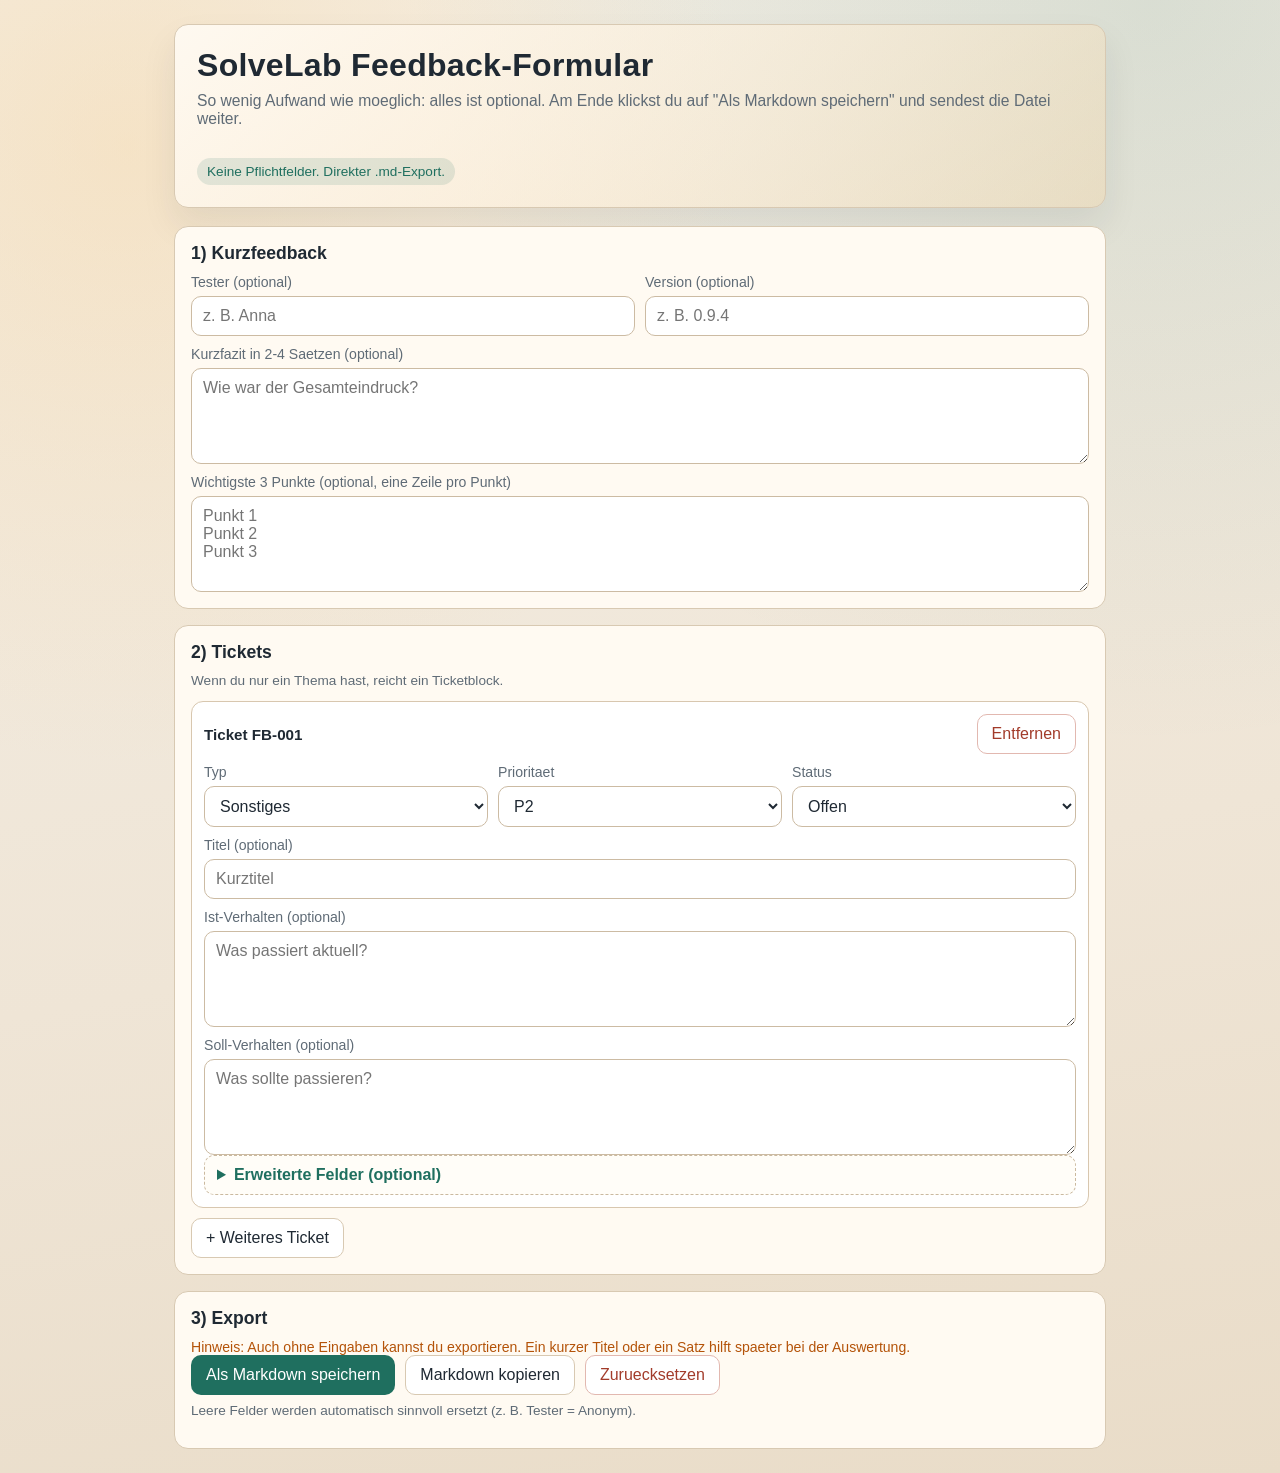
<file: Feedback/index.html>
<!doctype html>
<html lang="de">
  <head>
    <meta charset="UTF-8" />
    <meta name="viewport" content="width=device-width, initial-scale=1.0" />
    <title>SolveLab Feedback-Formular</title>
    <style>
      :root {
        --bg: #f4efe6;
        --bg-accent: #f7d6a3;
        --paper: #fffaf2;
        --ink: #1f2933;
        --muted: #5f6b76;
        --line: #d8c9b2;
        --brand: #1f6f5f;
        --brand-2: #a23b2a;
        --warn: #b45309;
        --ok: #166534;
        --radius: 14px;
      }

      * {
        box-sizing: border-box;
      }

      body {
        margin: 0;
        font-family: "Avenir Next", "Gill Sans", "Trebuchet MS", sans-serif;
        color: var(--ink);
        background:
          radial-gradient(circle at 10% 10%, rgba(247, 214, 163, 0.45), transparent 35%),
          radial-gradient(circle at 90% 0%, rgba(31, 111, 95, 0.12), transparent 40%),
          linear-gradient(170deg, var(--bg), #efe5d6 60%, #e9dcc8);
      }

      .wrap {
        max-width: 980px;
        margin: 0 auto;
        padding: 24px;
      }

      .hero {
        border: 1px solid var(--line);
        border-radius: var(--radius);
        background: linear-gradient(135deg, rgba(255, 250, 242, 0.95), rgba(247, 214, 163, 0.35));
        padding: 22px;
        box-shadow: 0 18px 35px rgba(31, 41, 51, 0.08);
      }

      h1 {
        margin: 0;
        font-size: clamp(1.5rem, 2.5vw, 2.3rem);
        letter-spacing: 0.01em;
      }

      .subtitle {
        margin-top: 8px;
        color: var(--muted);
        font-size: 0.98rem;
      }

      .pill {
        display: inline-block;
        margin-top: 14px;
        padding: 6px 10px;
        border-radius: 999px;
        background: rgba(31, 111, 95, 0.12);
        color: var(--brand);
        font-size: 0.85rem;
      }

      form {
        margin-top: 18px;
        display: grid;
        gap: 16px;
      }

      .card {
        border: 1px solid var(--line);
        border-radius: var(--radius);
        background: var(--paper);
        padding: 16px;
      }

      .card h2 {
        margin: 0 0 10px;
        font-size: 1.1rem;
      }

      .row {
        display: grid;
        gap: 10px;
        grid-template-columns: repeat(12, 1fr);
      }

      .field {
        display: grid;
        gap: 6px;
      }

      .field label {
        font-size: 0.88rem;
        color: var(--muted);
      }

      .col-12 { grid-column: span 12; }
      .col-6 { grid-column: span 6; }
      .col-4 { grid-column: span 4; }
      .col-3 { grid-column: span 3; }

      input,
      textarea,
      select {
        width: 100%;
        border: 1px solid #ccbba3;
        border-radius: 10px;
        padding: 10px 11px;
        font: inherit;
        color: inherit;
        background: #fff;
      }

      textarea {
        min-height: 96px;
        resize: vertical;
      }

      details {
        border: 1px dashed #cab99f;
        border-radius: 10px;
        padding: 10px 12px;
        background: #fffdf8;
      }

      details summary {
        cursor: pointer;
        color: var(--brand);
        font-weight: 600;
      }

      .ticket {
        border: 1px solid #d8c7af;
        border-radius: 12px;
        padding: 12px;
        background: #fff;
        margin-top: 10px;
      }

      .ticket .head {
        display: flex;
        justify-content: space-between;
        align-items: center;
        gap: 8px;
        margin-bottom: 10px;
      }

      .ticket .head strong {
        font-size: 0.95rem;
      }

      .btn-row {
        display: flex;
        flex-wrap: wrap;
        gap: 10px;
      }

      button {
        border: 1px solid transparent;
        border-radius: 10px;
        padding: 10px 14px;
        font: inherit;
        cursor: pointer;
      }

      .btn-primary {
        background: var(--brand);
        color: #fff;
      }

      .btn-secondary {
        background: #fff;
        border-color: var(--line);
        color: var(--ink);
      }

      .btn-danger {
        background: #fff;
        border-color: #e2b8b0;
        color: var(--brand-2);
      }

      .hint {
        margin: 0;
        font-size: 0.88rem;
        color: var(--warn);
      }

      .status {
        margin: 0;
        font-size: 0.88rem;
        color: var(--ok);
      }

      .footer-note {
        margin-top: 8px;
        font-size: 0.85rem;
        color: var(--muted);
      }

      @media (max-width: 760px) {
        .col-6,
        .col-4,
        .col-3 {
          grid-column: span 12;
        }
      }
    </style>
  </head>
  <body>
    <main class="wrap">
      <section class="hero">
        <h1>SolveLab Feedback-Formular</h1>
        <p class="subtitle">
          So wenig Aufwand wie moeglich: alles ist optional. Am Ende klickst du auf
          "Als Markdown speichern" und sendest die Datei weiter.
        </p>
        <span class="pill">Keine Pflichtfelder. Direkter .md-Export.</span>
      </section>

      <form id="feedbackForm">
        <section class="card">
          <h2>1) Kurzfeedback</h2>
          <div class="row">
            <div class="field col-6">
              <label for="tester">Tester (optional)</label>
              <input id="tester" name="tester" placeholder="z. B. Anna" />
            </div>
            <div class="field col-6">
              <label for="version">Version (optional)</label>
              <input id="version" name="version" placeholder="z. B. 0.9.4" />
            </div>
            <div class="field col-12">
              <label for="summary">Kurzfazit in 2-4 Saetzen (optional)</label>
              <textarea id="summary" name="summary" placeholder="Wie war der Gesamteindruck?"></textarea>
            </div>
            <div class="field col-12">
              <label for="top3">Wichtigste 3 Punkte (optional, eine Zeile pro Punkt)</label>
              <textarea id="top3" name="top3" placeholder="Punkt 1&#10;Punkt 2&#10;Punkt 3"></textarea>
            </div>
          </div>
        </section>

        <section class="card">
          <h2>2) Tickets</h2>
          <p class="footer-note">Wenn du nur ein Thema hast, reicht ein Ticketblock.</p>
          <div id="tickets"></div>
          <div class="btn-row" style="margin-top: 10px">
            <button type="button" id="addTicket" class="btn-secondary">+ Weiteres Ticket</button>
          </div>
        </section>

        <section class="card">
          <h2>3) Export</h2>
          <p id="softHint" class="hint" aria-live="polite"></p>
          <p id="status" class="status" aria-live="polite"></p>
          <div class="btn-row">
            <button type="button" id="downloadMd" class="btn-primary">Als Markdown speichern</button>
            <button type="button" id="copyMd" class="btn-secondary">Markdown kopieren</button>
            <button type="reset" class="btn-danger">Zuruecksetzen</button>
          </div>
          <p class="footer-note">
            Leere Felder werden automatisch sinnvoll ersetzt (z. B. Tester = Anonym).
          </p>
        </section>
      </form>
    </main>

    <template id="ticketTemplate">
      <article class="ticket" data-ticket>
        <div class="head">
          <strong>Ticket <span data-ticket-label></span></strong>
          <button type="button" class="btn-danger" data-remove-ticket>Entfernen</button>
        </div>

        <div class="row">
          <div class="field col-4">
            <label>Typ</label>
            <select data-field="type">
              <option>Bug</option>
              <option>UX</option>
              <option>Inhalt</option>
              <option>Feature</option>
              <option>Technik</option>
              <option selected>Sonstiges</option>
            </select>
          </div>

          <div class="field col-4">
            <label>Prioritaet</label>
            <select data-field="priority">
              <option>P0</option>
              <option>P1</option>
              <option selected>P2</option>
              <option>P3</option>
            </select>
          </div>

          <div class="field col-4">
            <label>Status</label>
            <select data-field="status">
              <option selected>Offen</option>
              <option>In Pruefung</option>
              <option>Erledigt</option>
            </select>
          </div>

          <div class="field col-12">
            <label>Titel (optional)</label>
            <input data-field="title" placeholder="Kurztitel" />
          </div>

          <div class="field col-12">
            <label>Ist-Verhalten (optional)</label>
            <textarea data-field="actual" placeholder="Was passiert aktuell?"></textarea>
          </div>

          <div class="field col-12">
            <label>Soll-Verhalten (optional)</label>
            <textarea data-field="expected" placeholder="Was sollte passieren?"></textarea>
          </div>
        </div>

        <details>
          <summary>Erweiterte Felder (optional)</summary>
          <div class="row" style="margin-top: 10px">
            <div class="field col-6">
              <label>Bereich</label>
              <input data-field="area" placeholder="z. B. Algebra, Export" />
            </div>
            <div class="field col-6">
              <label>Haeufigkeit</label>
              <select data-field="frequency">
                <option selected>Einmalig</option>
                <option>Selten</option>
                <option>Oft</option>
                <option>Immer</option>
              </select>
            </div>
            <div class="field col-12">
              <label>Schritte zur Reproduktion (eine Zeile je Schritt)</label>
              <textarea data-field="steps" placeholder="App starten&#10;Aktion ausfuehren&#10;Ergebnis sehen"></textarea>
            </div>
            <div class="field col-4">
              <label>Nutzerwirkung</label>
              <input data-field="impactUser" />
            </div>
            <div class="field col-4">
              <label>Risiko</label>
              <input data-field="impactRisk" />
            </div>
            <div class="field col-4">
              <label>Zielgruppe</label>
              <input data-field="impactGroup" />
            </div>
            <div class="field col-6">
              <label>Moegliche Ursache</label>
              <input data-field="cause" />
            </div>
            <div class="field col-6">
              <label>Verwandte Stellen/Dateien</label>
              <input data-field="related" />
            </div>
            <div class="field col-12">
              <label>Loesungsvorschlag</label>
              <textarea data-field="solution"></textarea>
            </div>
            <div class="field col-12">
              <label>Akzeptanzkriterien (eine Zeile je Kriterium)</label>
              <textarea data-field="criteria" placeholder="Kriterium 1&#10;Kriterium 2"></textarea>
            </div>
            <div class="field col-4">
              <label>Screenshot</label>
              <input data-field="screenshot" placeholder="Dateiname oder Link" />
            </div>
            <div class="field col-4">
              <label>Video</label>
              <input data-field="video" placeholder="Dateiname oder Link" />
            </div>
            <div class="field col-4">
              <label>Konsolenfehler</label>
              <input data-field="console" placeholder="Kurzer Fehlertext" />
            </div>
            <div class="field col-12">
              <label>Sonstige Notizen</label>
              <textarea data-field="notes"></textarea>
            </div>
          </div>
        </details>
      </article>
    </template>

    <script>
      const ticketsRoot = document.getElementById("tickets");
      const ticketTemplate = document.getElementById("ticketTemplate");
      const addTicketBtn = document.getElementById("addTicket");
      const downloadBtn = document.getElementById("downloadMd");
      const copyBtn = document.getElementById("copyMd");
      const softHint = document.getElementById("softHint");
      const statusEl = document.getElementById("status");

      function nowIsoDate() {
        return new Date().toISOString().slice(0, 10);
      }

      function sanitizeFilePart(input, fallback) {
        const text = (input || "").trim();
        if (!text) return fallback;
        return text
          .normalize("NFD")
          .replace(/[\u0300-\u036f]/g, "")
          .replace(/[^a-zA-Z0-9_-]+/g, "_")
          .replace(/_+/g, "_")
          .replace(/^_|_$/g, "")
          .toLowerCase() || fallback;
      }

      function getValue(node, selector) {
        const el = node.querySelector(selector);
        return el ? el.value.trim() : "";
      }

      function splitLines(text) {
        return (text || "")
          .split(/\r?\n/)
          .map((line) => line.trim())
          .filter(Boolean);
      }

      function makeTicketId(index) {
        return `FB-${String(index + 1).padStart(3, "0")}`;
      }

      function addTicket(prefill = {}) {
        const fragment = ticketTemplate.content.cloneNode(true);
        const article = fragment.querySelector("[data-ticket]");

        article.querySelectorAll("[data-field]").forEach((field) => {
          const key = field.getAttribute("data-field");
          if (prefill[key]) {
            field.value = prefill[key];
          }
        });

        article.querySelector("[data-remove-ticket]").addEventListener("click", () => {
          article.remove();
          relabelTickets();
          setSoftHint();
        });

        ticketsRoot.appendChild(fragment);
        relabelTickets();
      }

      function relabelTickets() {
        [...ticketsRoot.querySelectorAll("[data-ticket]")].forEach((ticket, idx) => {
          ticket.querySelector("[data-ticket-label]").textContent = makeTicketId(idx);
        });
      }

      function collectTickets() {
        const cards = [...ticketsRoot.querySelectorAll("[data-ticket]")];
        return cards.map((card, idx) => {
          const id = makeTicketId(idx);
          return {
            id,
            type: getValue(card, '[data-field="type"]') || "Sonstiges",
            title: getValue(card, '[data-field="title"]') || "Ohne Titel",
            priority: getValue(card, '[data-field="priority"]') || "P2",
            status: getValue(card, '[data-field="status"]') || "Offen",
            area: getValue(card, '[data-field="area"]') || "Nicht angegeben",
            actual: getValue(card, '[data-field="actual"]') || "Keine Angabe",
            expected: getValue(card, '[data-field="expected"]') || "Keine Angabe",
            steps: splitLines(getValue(card, '[data-field="steps"]')),
            frequency: getValue(card, '[data-field="frequency"]') || "Einmalig",
            impactUser: getValue(card, '[data-field="impactUser"]') || "Keine Angabe",
            impactRisk: getValue(card, '[data-field="impactRisk"]') || "Keine Angabe",
            impactGroup: getValue(card, '[data-field="impactGroup"]') || "Keine Angabe",
            cause: getValue(card, '[data-field="cause"]') || "Keine Angabe",
            related: getValue(card, '[data-field="related"]') || "Keine Angabe",
            solution: getValue(card, '[data-field="solution"]') || "Keine Angabe",
            criteria: splitLines(getValue(card, '[data-field="criteria"]')),
            screenshot: getValue(card, '[data-field="screenshot"]') || "Keine Angabe",
            video: getValue(card, '[data-field="video"]') || "Keine Angabe",
            console: getValue(card, '[data-field="console"]') || "Keine Angabe",
            notes: getValue(card, '[data-field="notes"]') || "Keine Angabe"
          };
        });
      }

      function markdownFromForm() {
        const date = nowIsoDate();
        const tester = (document.getElementById("tester").value || "").trim() || "Anonym";
        const version = (document.getElementById("version").value || "").trim() || "Unbekannt";
        const summary = (document.getElementById("summary").value || "").trim() || "Keine Angabe";
        const top3 = splitLines(document.getElementById("top3").value || "");
        const tickets = collectTickets();

        const topLines = [
          top3[0] || "Keine Angabe",
          top3[1] || "Keine Angabe",
          top3[2] || "Keine Angabe"
        ];

        const ticketTable = tickets.length
          ? tickets
              .map((t) => `| ${t.id} | ${t.type} | ${t.title} | ${t.priority} | ${t.status} |`)
              .join("\n")
          : "| FB-001 | Sonstiges | Ohne Titel | P2 | Offen |";

        const detailBlocks = (tickets.length ? tickets : [{
          id: "FB-001",
          type: "Sonstiges",
          title: "Ohne Titel",
          priority: "P2",
          status: "Offen",
          area: "Nicht angegeben",
          actual: "Keine Angabe",
          expected: "Keine Angabe",
          steps: [],
          frequency: "Einmalig",
          impactUser: "Keine Angabe",
          impactRisk: "Keine Angabe",
          impactGroup: "Keine Angabe",
          cause: "Keine Angabe",
          related: "Keine Angabe",
          solution: "Keine Angabe",
          criteria: [],
          screenshot: "Keine Angabe",
          video: "Keine Angabe",
          console: "Keine Angabe",
          notes: "Keine Angabe"
        }]).map((t) => {
          const steps = t.steps.length ? t.steps.map((s, i) => `${i + 1}. ${s}`).join("\n") : "1. Keine Angabe";
          const criteria = t.criteria.length
            ? t.criteria.map((c) => `- [ ] ${c}`).join("\n")
            : "- [ ] Keine Angabe";

          return `### ${t.id} - ${t.title}\n\n**Typ**\n- ${t.type}\n\n**Bereich**\n- ${t.area}\n\n**Prioritaet**\n- ${t.priority}\n\n**Ist-Verhalten**\n- ${t.actual}\n\n**Soll-Verhalten**\n- ${t.expected}\n\n**Schritte zur Reproduktion**\n${steps}\n\n**Haeufigkeit**\n- ${t.frequency}\n\n**Auswirkung**\n- Nutzerwirkung: ${t.impactUser}\n- Risiko: ${t.impactRisk}\n- Betroffene Zielgruppe: ${t.impactGroup}\n\n**Kontext / Vermutung (optional)**\n- Moegliche Ursache: ${t.cause}\n- Verwandte Stellen/Dateien (falls bekannt): ${t.related}\n\n**Vorschlag zur Loesung (optional)**\n- Kurzvorschlag: ${t.solution}\n\n**Akzeptanzkriterien**\n${criteria}\n\n**Anhaenge**\n- Screenshot: ${t.screenshot}\n- Video: ${t.video}\n- Konsolenfehler: ${t.console}\n- Sonstige Notizen: ${t.notes}`;
        }).join("\n\n---\n\n");

        return `# SolveLab - Feedback-Log\n\n> Zweck: Rueckmeldungen so dokumentieren, dass sie direkt fuer Planungs- und Umsetzungsagenten nutzbar sind.\n\n## 1. Meta\n\n- Datum: ${date}\n- Version: ${version}\n- Tester: ${tester}\n- Umgebung:\n  - Betriebssystem: Keine Angabe\n  - Browser: Keine Angabe\n  - Startart: Keine Angabe\n- Build/Stand-ID: Keine Angabe\n\n## 2. Zusammenfassung\n\n- Kurzfazit in 2-4 Saetzen: ${summary}\n- Wichtigste 3 Punkte:\n  1. ${topLines[0]}\n  2. ${topLines[1]}\n  3. ${topLines[2]}\n\n## 3. Ticket-Uebersicht\n\n| ID | Typ | Titel | Prioritaet | Status |\n| ---- | ---- | ---- | ---- | ---- |\n${ticketTable}\n\n---\n\n## 4. Detailtickets\n\n${detailBlocks}\n`;
      }

      function setSoftHint() {
        const tester = (document.getElementById("tester").value || "").trim();
        const summary = (document.getElementById("summary").value || "").trim();
        const hasAnyTicketTitle = [...document.querySelectorAll('[data-field="title"]')]
          .some((field) => field.value.trim().length > 0);

        if (!tester && !summary && !hasAnyTicketTitle) {
          softHint.textContent = "Hinweis: Auch ohne Eingaben kannst du exportieren. Ein kurzer Titel oder ein Satz hilft spaeter bei der Auswertung.";
        } else {
          softHint.textContent = "";
        }
      }

      function downloadMarkdown(text) {
        const tester = sanitizeFilePart(document.getElementById("tester").value, "anonym");
        const firstType = sanitizeFilePart(
          document.querySelector('[data-field="type"]')?.value || "sonstiges",
          "sonstiges"
        );
        const now = new Date();
        const stamp = `${now.getFullYear()}-${String(now.getMonth() + 1).padStart(2, "0")}-${String(now.getDate()).padStart(2, "0")}_${String(now.getHours()).padStart(2, "0")}-${String(now.getMinutes()).padStart(2, "0")}-${String(now.getSeconds()).padStart(2, "0")}`;
        const filename = `feedback_${stamp}_${firstType}_${tester}.md`;

        const blob = new Blob([text], { type: "text/markdown;charset=utf-8" });
        const url = URL.createObjectURL(blob);
        const a = document.createElement("a");
        a.href = url;
        a.download = filename;
        document.body.appendChild(a);
        a.click();
        a.remove();
        URL.revokeObjectURL(url);

        statusEl.textContent = `Gespeichert als ${filename}`;
      }

      async function copyMarkdown(text) {
        if (!navigator.clipboard || !navigator.clipboard.writeText) {
          statusEl.textContent = "Zwischenablage wird in diesem Browser nicht unterstuetzt.";
          return;
        }

        try {
          await navigator.clipboard.writeText(text);
          statusEl.textContent = "Markdown in Zwischenablage kopiert.";
        } catch (_error) {
          statusEl.textContent = "Kopieren fehlgeschlagen. Nutze bitte den Download-Button.";
        }
      }

      addTicketBtn.addEventListener("click", () => {
        addTicket();
        setSoftHint();
      });

      document.getElementById("feedbackForm").addEventListener("input", setSoftHint);

      document.getElementById("feedbackForm").addEventListener("reset", () => {
        setTimeout(() => {
          ticketsRoot.innerHTML = "";
          addTicket();
          statusEl.textContent = "Formular zurueckgesetzt.";
          setSoftHint();
        }, 0);
      });

      downloadBtn.addEventListener("click", () => {
        const markdown = markdownFromForm();
        downloadMarkdown(markdown);
      });

      copyBtn.addEventListener("click", () => {
        const markdown = markdownFromForm();
        copyMarkdown(markdown);
      });

      addTicket({});
      setSoftHint();
    </script>
  </body>
</html>
</file>
